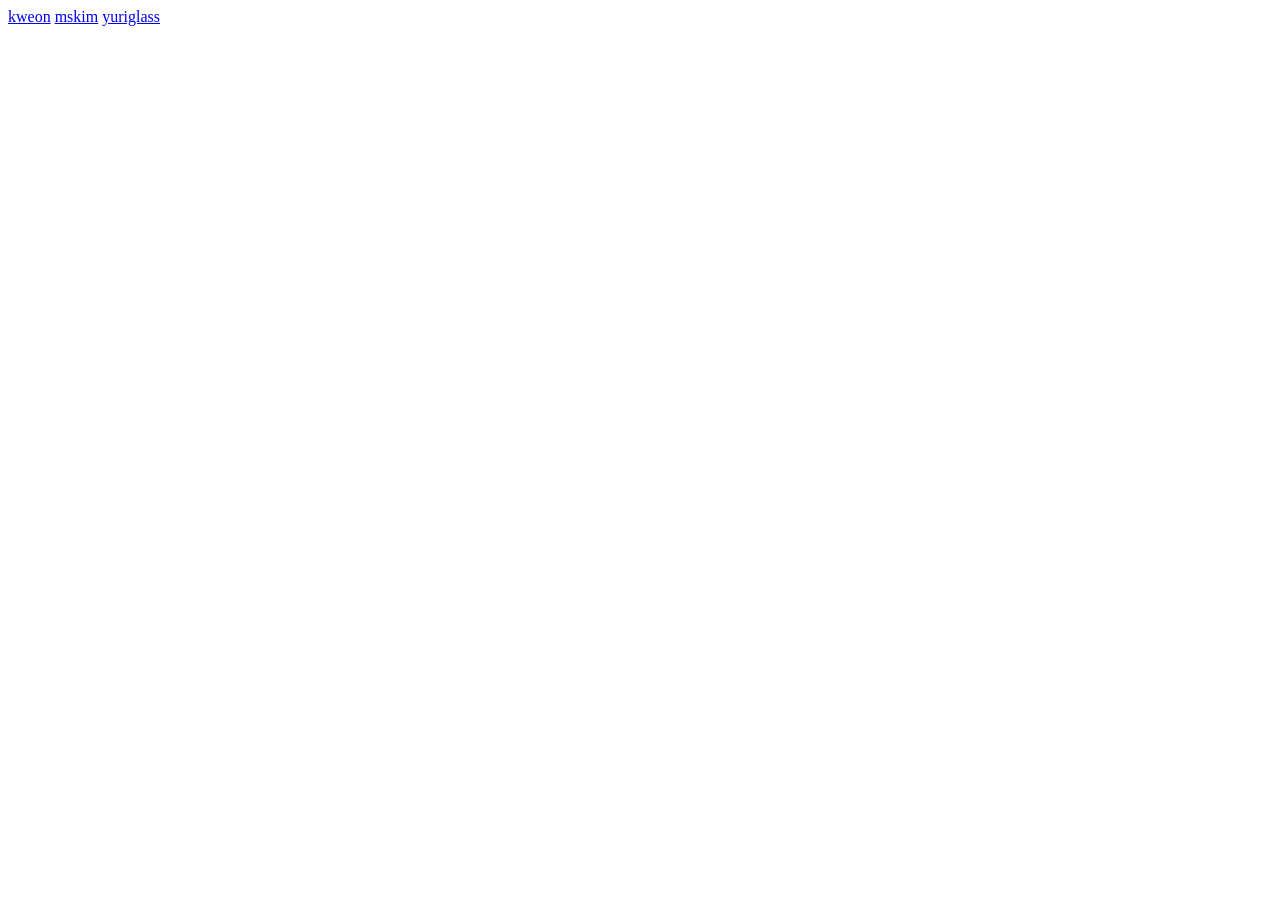
<file: index.html>
<!DOCTYPE html>
<html lang="en">
  <head>
    <meta charset="UTF-8" />
    <meta name="viewport" content="width=device-width, initial-scale=1.0" />
    <title>Document</title>
  </head>
  <body>
    <a href="/kweon/kweon.html">kweon</a>
    <a href="/mskim/mskim.html">mskim</a>
    <a href="/yuriglass/yuriglass.html">yuriglass</a>
  </body>
</html>
</file>
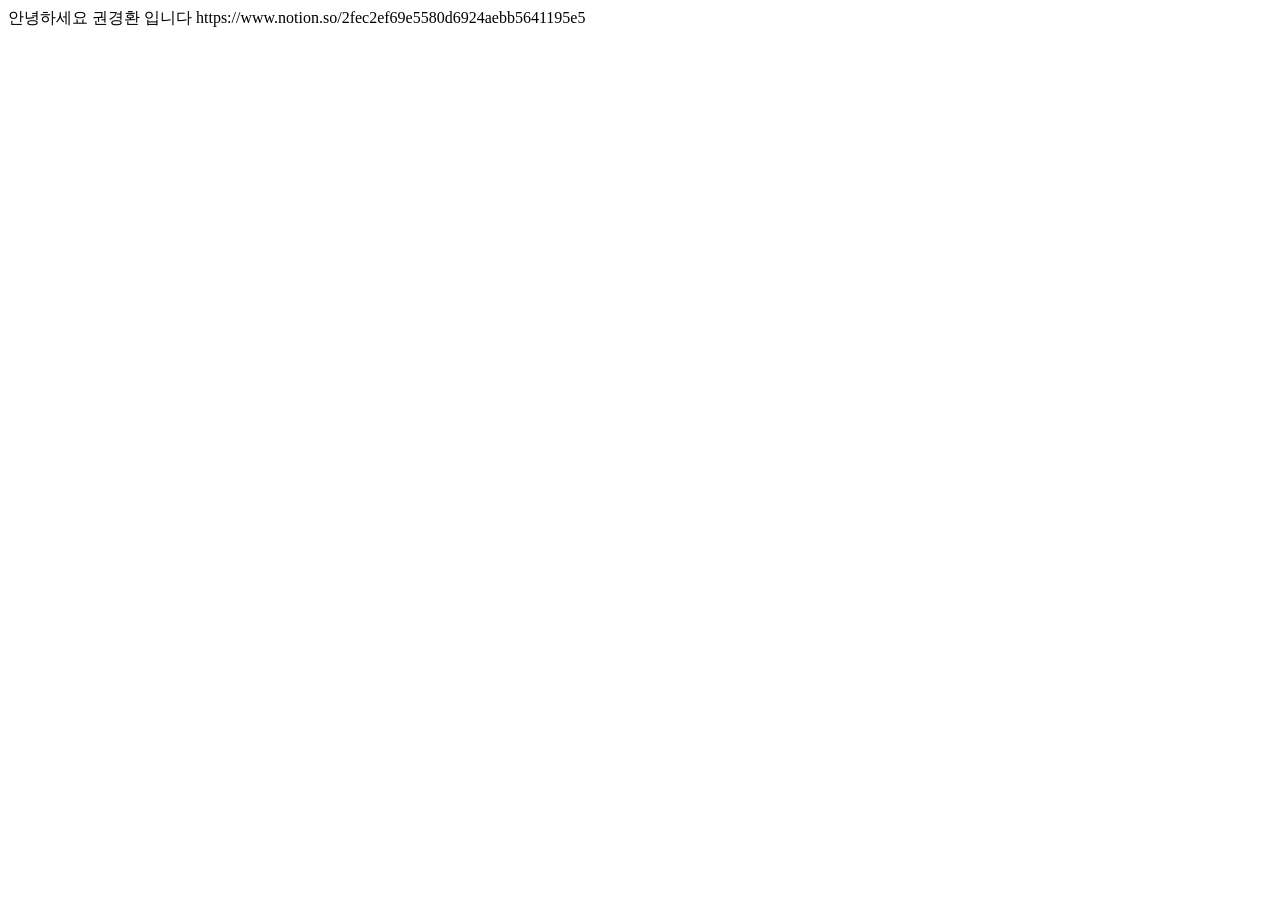
<file: kweon.html>
<!DOCTYPE html>
<html lang="en">
<head>
    <meta charset="UTF-8">
    <meta name="viewport" content="width=device-width, initial-scale=1.0">
    <title>Document</title>
</head>
<body>
    안녕하세요 권경환 입니다
    <a>https://www.notion.so/2fec2ef69e5580d6924aebb5641195e5</a>
    
</body>
</html>
</file>
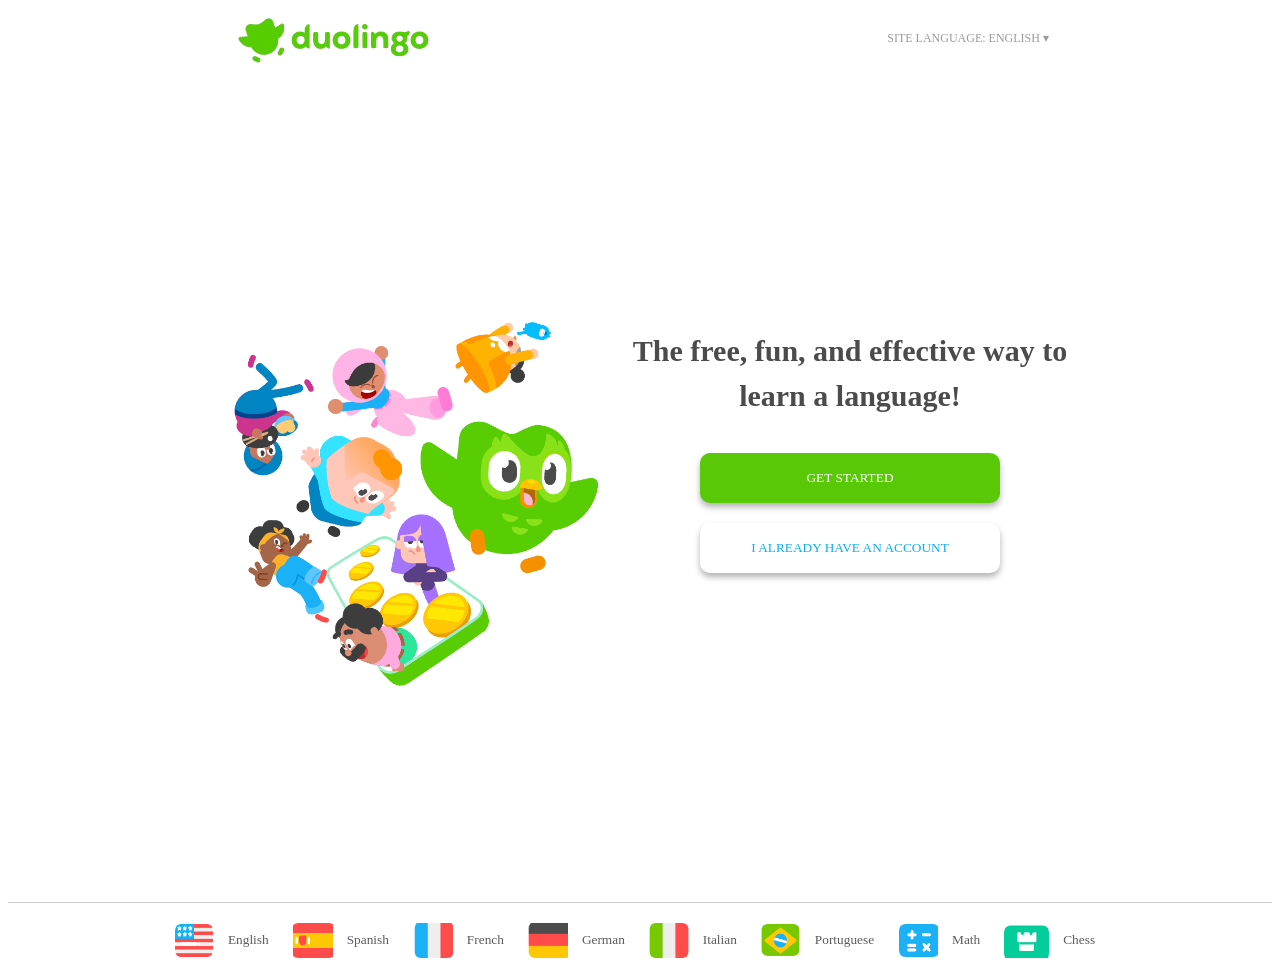
<file: mskim/mskim.html>
<!DOCTYPE html>
<html lang="en">
<head>
    <meta charset="UTF-8">
    <meta name="viewport" content="width=device-width, initial-scale=1.0">
    <title>Duolingo Cloning </title>
    <link rel="stylesheet" href="mskim.css">
</head>
<header class="top">
  <img src="duolingo.png" width="210">
  <p class="language">SITE LANGUAGE: ENGLISH ▾</p> 
</header>
<body>
    <div class="middle">
    <img src="main.png" width="430">
        <div class="content">
        <h2 class="intro"> The free, fun, and effective way to <br> learn a language! </h2>
        <button class="login">GET STARTED</button>
        <button class="account">I ALREADY HAVE AN ACCOUNT</button>    
        </div>
    </div>
</body>

<footer>
    <div class="countries">
    <img class="flag" src="English.png" width="40">
    <button>English</button>
    <img class="flag" src="Spanish.png" width="40">
    <button>Spanish</button>
    <img class="flag" src="French.png" width="40">
    <button>French</button>
    <img class="flag" src="German.png" width="40">
    <button>German</button>
    <img class="flag" src="Italian.png" width="40">
    <button>Italian</button>
    <img class="flag" src="Portuguese.png" width="40">
    <button>Portuguese</button>
    <img class="flag" src="Math.png" width="40">
    <button>Math</button>
    <img class="flag" src="Chess.png" width="45">
    <button>Chess</button>
    </div>
</footer>

</html>
</file>
<file: mskim/mskim.css>
button{
    border:none;
    outline: none;
    background: none;

}
.flag{
     transform: translateY(10px);
}
.top{
    display: flex;
    justify-content: space-around;
    align-items: center;
}
.language{
        color: #9b9b9b;
        font-family: "Nunito", "Quicksand", "Arial Rounded MT Bold";
        font-size: 12px;
    }

.middle{
    transform : translate(-5px, 60px);
    font-family: "Nunito", "Quicksand", "Arial Rounded MT Bold";
    font-size: 20px;
    color: #4b4b4b;
    line-height: 1.5;
    margin-top: 170px;
    display: flex;
    justify-content: center;
    align-items: center;
}
footer {

  display: flex;
  border-top: 1px solid #ccc;
  margin-bottom: 30px;          
  margin-top: 255px;  
  padding-top: 10px;       
  justify-content: center;  
  
  
}
.countries {
  display: flex;
  color: #9b9b9b;
  gap: 13px;
  font-family: "Nunito", "Quicksand", "Arial Rounded MT Bold";
}
.countries button{
  transform: translate(-5px, 10px);
  font-family: inherit;
  color: #5b5b5b;
}

.intro{
    text-align:center;
    transform : translateY(-70px);
}
.content{
    display: flex;
    flex-direction: column;
    align-items: center;
}
.login{
    font-family: "Nunito", "Quicksand", "Arial Rounded MT Bold";
    transform : translateY(-60px);
    width: 300px;
    height: 50px; */
    border: none;
    background-color: #58c807;
    color:white;
    border-radius: 10px;
    box-shadow: 0px 4px 6px rgba(0, 0, 0, 0.3);
}

.account{
    margin-top: 20px;
    font-family: "Nunito", "Quicksand", "Arial Rounded MT Bold";
    transform : translateY(-60px);
    width: 300px;
    height: 50px; */
    border: none;
    background-color: white;
    color:rgb(6, 176, 243);
    border-color:gray;
    border-radius: 10px;
    box-shadow: 0px 4px 6px rgba(0, 0, 0, 0.3);
}
</file>
